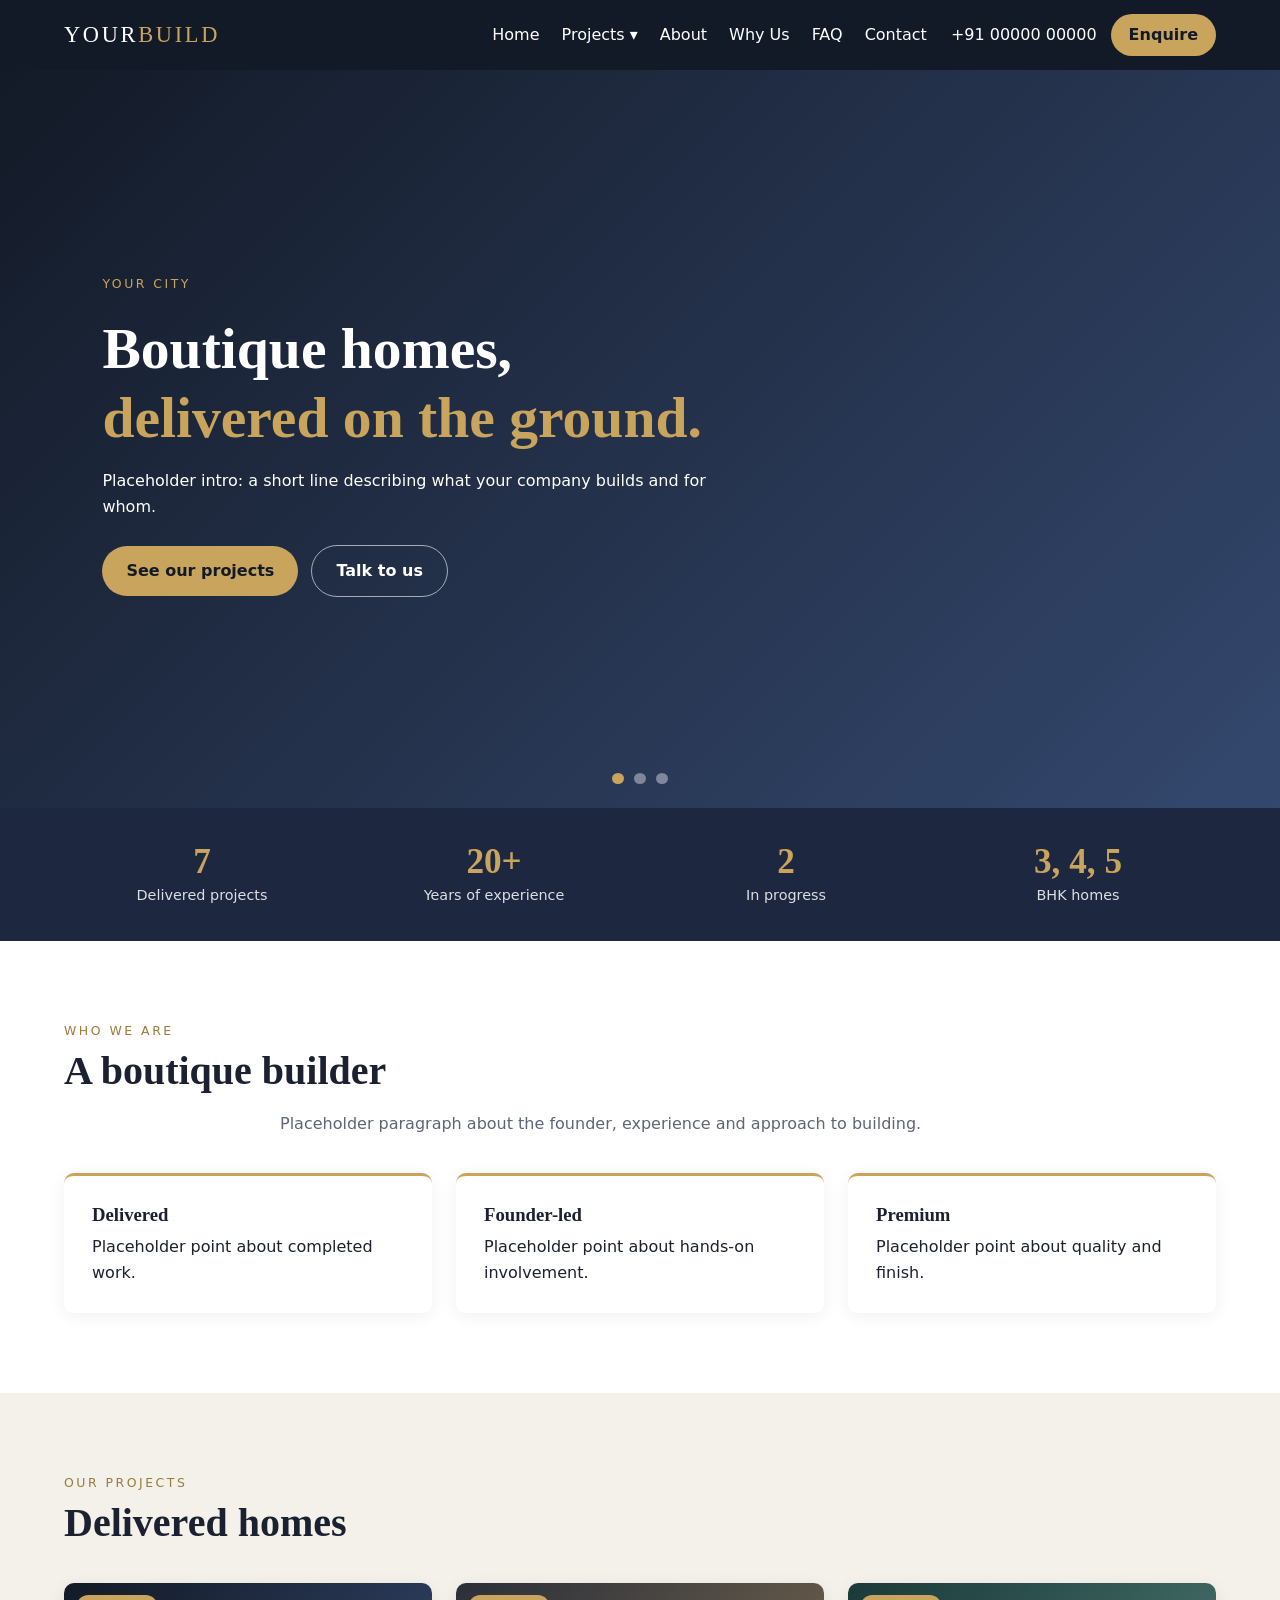
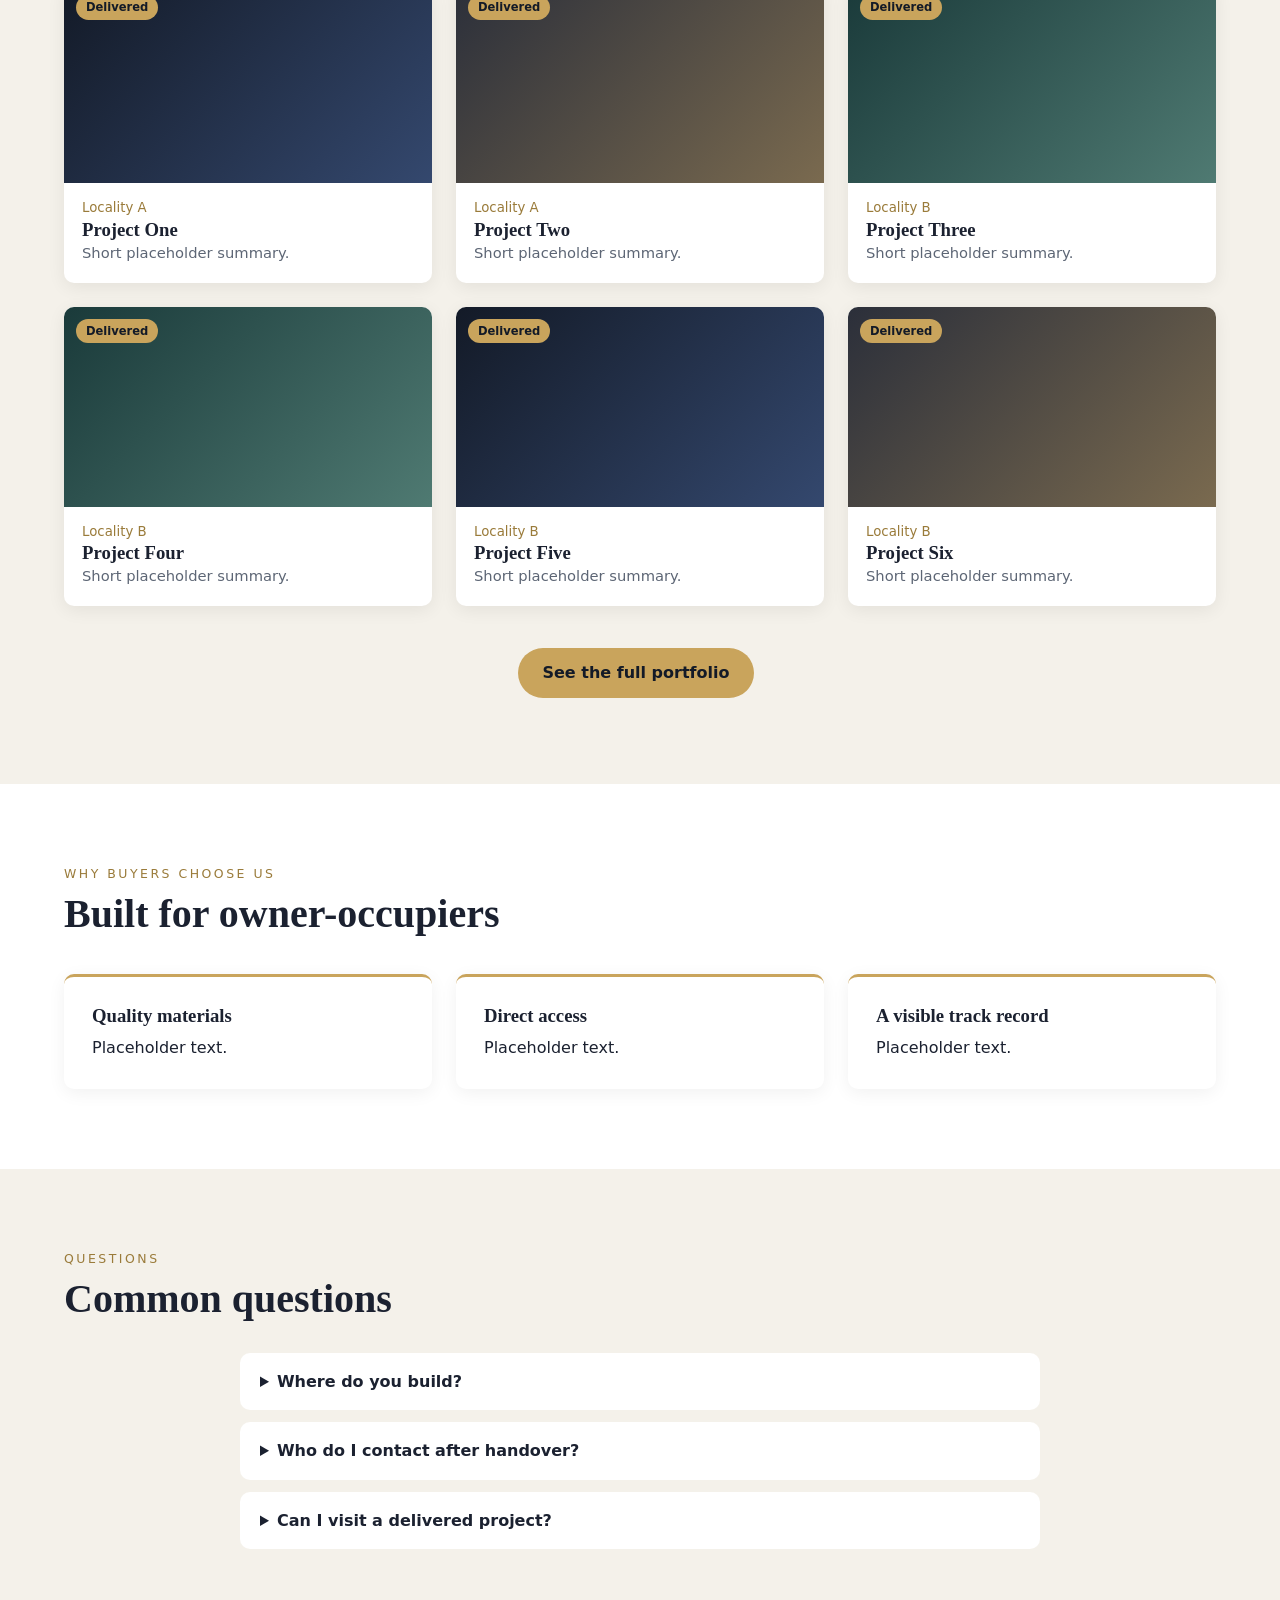
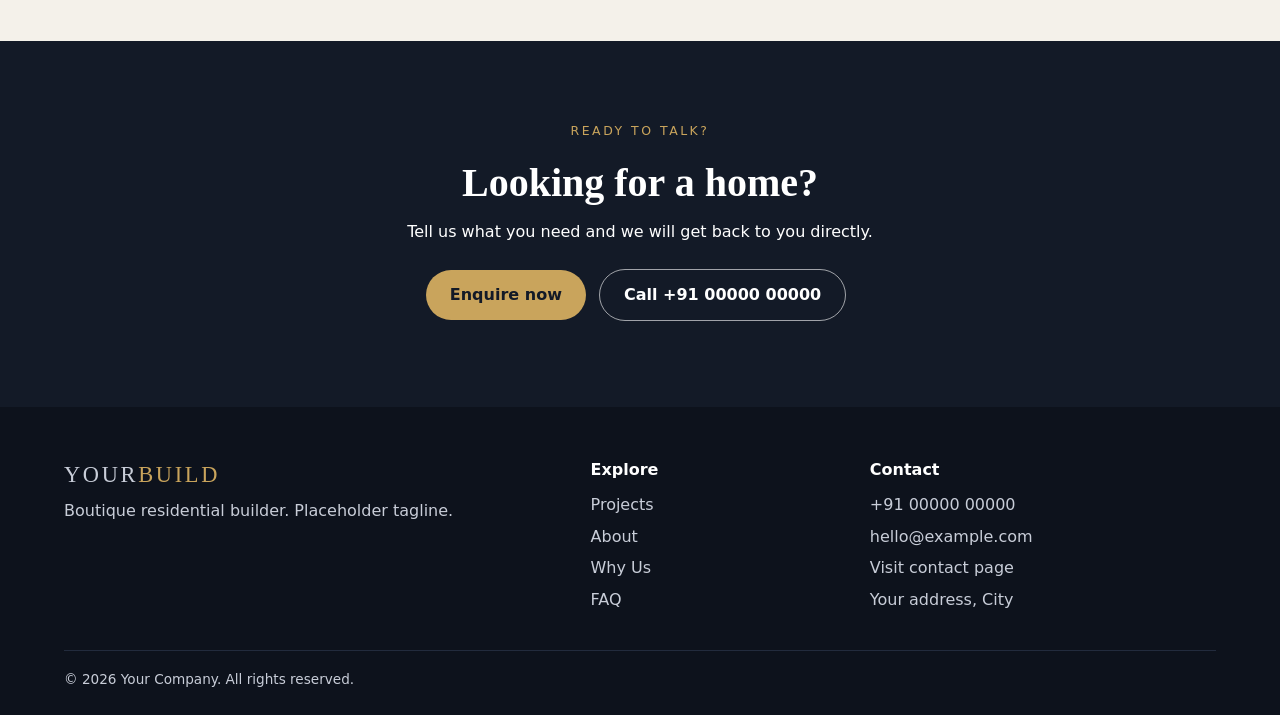
<file: index.html>
<!DOCTYPE html>
<html lang="en">
<head>
  <meta charset="utf-8">
  <meta name="viewport" content="width=device-width, initial-scale=1">
  <meta name="theme-color" content="#131a27">
  <title>Your Builder | Boutique Residential Homes</title>
  <link rel="stylesheet" href="styles.css">
</head>
<body>
  <a class="skip" href="#main">Skip to main content</a>

  <!-- HEADER -->
  <header class="site-header">
    <a class="logo" href="index.html">YOUR<span>BUILD</span></a>
    <button class="nav-toggle" aria-label="Toggle menu" aria-expanded="false">☰</button>
    <nav class="nav" id="nav">
      <a href="index.html">Home</a>
      <div class="has-sub">
        <a href="#projects">Projects ▾</a>
        <div class="sub">
          <a href="#">Project One</a>
          <a href="#">Project Two</a>
          <a href="#">Project Three</a>
        </div>
      </div>
      <a href="#about">About</a>
      <a href="#why">Why Us</a>
      <a href="#faq">FAQ</a>
      <a href="contact.html">Contact</a>
    </nav>
    <div class="header-cta">
      <a href="tel:+910000000000">+91 00000 00000</a>
      <a class="btn" href="contact.html">Enquire</a>
    </div>
  </header>

  <main id="main">
    <!-- HERO CAROUSEL -->
    <section class="hero" aria-roledescription="carousel">
      <div class="slide active g1">
        <div class="slide-text">
          <p class="eyebrow">Your City</p>
          <h1>Boutique homes,<br><strong>delivered on the ground.</strong></h1>
          <p>Placeholder intro: a short line describing what your company builds and for whom.</p>
          <a class="btn" href="#projects">See our projects</a>
          <a class="btn ghost" href="#contact">Talk to us</a>
        </div>
      </div>
      <div class="slide g2">
        <div class="slide-text">
          <p class="eyebrow">Locality A</p>
          <h2>Project One</h2>
          <p>Placeholder description of a delivered project and what makes it special.</p>
          <a class="btn" href="#">View project</a>
        </div>
      </div>
      <div class="slide g3">
        <div class="slide-text">
          <p class="eyebrow">Locality B</p>
          <h2>Project Two</h2>
          <p>Placeholder description of an upcoming or under-construction project.</p>
          <a class="btn" href="#contact">Enquire</a>
        </div>
      </div>
      <div class="dots" id="dots"></div>
    </section>

    <!-- STATS -->
    <section class="stats">
      <div><b data-count="7">0</b><span>Delivered projects</span></div>
      <div><b data-count="20" data-suffix="+">0</b><span>Years of experience</span></div>
      <div><b data-count="2">0</b><span>In progress</span></div>
      <div><b>3, 4, 5</b><span>BHK homes</span></div>
    </section>

    <!-- ABOUT -->
    <section class="section" id="about">
      <p class="eyebrow dark">Who we are</p>
      <h2>A boutique builder</h2>
      <p class="lead">Placeholder paragraph about the founder, experience and approach to building.</p>
      <div class="cards three">
        <article class="card"><h3>Delivered</h3><p>Placeholder point about completed work.</p></article>
        <article class="card"><h3>Founder-led</h3><p>Placeholder point about hands-on involvement.</p></article>
        <article class="card"><h3>Premium</h3><p>Placeholder point about quality and finish.</p></article>
      </div>
    </section>

    <!-- PROJECTS GRID -->
    <section class="section alt" id="projects">
      <p class="eyebrow dark">Our projects</p>
      <h2>Delivered homes</h2>
      <div class="cards three">
        <a class="project" href="#"><div class="thumb g1"><span class="badge">Delivered</span></div><small>Locality A</small><h3>Project One</h3><p>Short placeholder summary.</p></a>
        <a class="project" href="#"><div class="thumb g2"><span class="badge">Delivered</span></div><small>Locality A</small><h3>Project Two</h3><p>Short placeholder summary.</p></a>
        <a class="project" href="#"><div class="thumb g3"><span class="badge">Delivered</span></div><small>Locality B</small><h3>Project Three</h3><p>Short placeholder summary.</p></a>
        <a class="project" href="#"><div class="thumb g3"><span class="badge">Delivered</span></div><small>Locality B</small><h3>Project Four</h3><p>Short placeholder summary.</p></a>
        <a class="project" href="#"><div class="thumb g1"><span class="badge">Delivered</span></div><small>Locality B</small><h3>Project Five</h3><p>Short placeholder summary.</p></a>
        <a class="project" href="#"><div class="thumb g2"><span class="badge">Delivered</span></div><small>Locality B</small><h3>Project Six</h3><p>Short placeholder summary.</p></a>
      </div>
      <p class="center"><a class="btn" href="#">See the full portfolio</a></p>
    </section>

    <!-- WHY US -->
    <section class="section" id="why">
      <p class="eyebrow dark">Why buyers choose us</p>
      <h2>Built for owner-occupiers</h2>
      <div class="cards three">
        <article class="card"><h3>Quality materials</h3><p>Placeholder text.</p></article>
        <article class="card"><h3>Direct access</h3><p>Placeholder text.</p></article>
        <article class="card"><h3>A visible track record</h3><p>Placeholder text.</p></article>
      </div>
    </section>

    <!-- FAQ -->
    <section class="section alt" id="faq">
      <p class="eyebrow dark">Questions</p>
      <h2>Common questions</h2>
      <div class="faq">
        <details><summary>Where do you build?</summary><p>Placeholder answer.</p></details>
        <details><summary>Who do I contact after handover?</summary><p>Placeholder answer.</p></details>
        <details><summary>Can I visit a delivered project?</summary><p>Placeholder answer.</p></details>
      </div>
    </section>

    <!-- CTA -->
    <section class="cta" id="contact">
      <p class="eyebrow">Ready to talk?</p>
      <h2>Looking for a home?</h2>
      <p>Tell us what you need and we will get back to you directly.</p>
      <a class="btn" href="contact.html">Enquire now</a>
      <a class="btn ghost" href="tel:+910000000000">Call +91 00000 00000</a>
    </section>
  </main>

  <!-- FOOTER -->
  <footer class="footer">
    <div>
      <a class="logo" href="#">YOUR<span>BUILD</span></a>
      <p>Boutique residential builder. Placeholder tagline.</p>
    </div>
    <div><h4>Explore</h4><a href="#projects">Projects</a><a href="#about">About</a><a href="#why">Why Us</a><a href="#faq">FAQ</a></div>
    <div><h4>Contact</h4><a href="tel:+910000000000">+91 00000 00000</a><a href="mailto:hello@example.com">hello@example.com</a><a href="contact.html">Visit contact page</a><p>Your address, City</p></div>
    <p class="copy">© 2026 Your Company. All rights reserved.</p>
  </footer>

  <script src="script.js"></script>
</body>
</html>
</file>
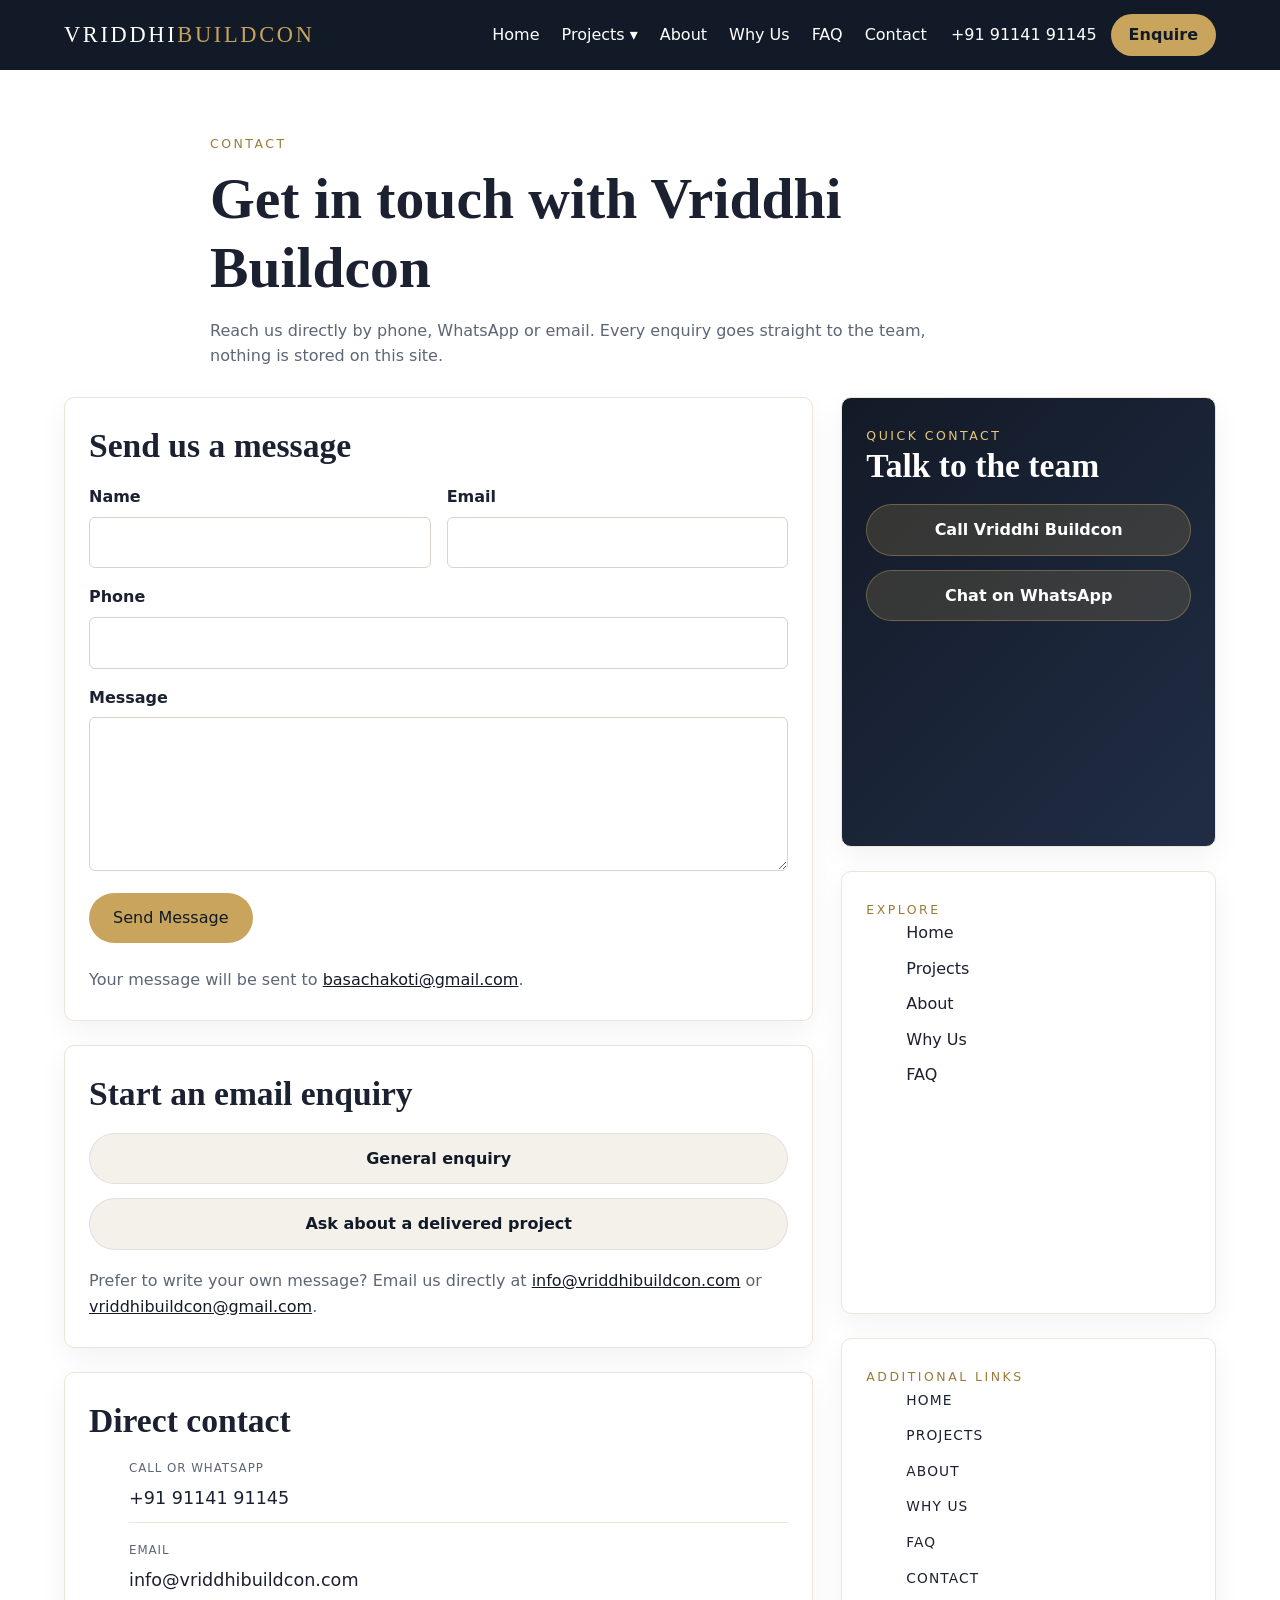
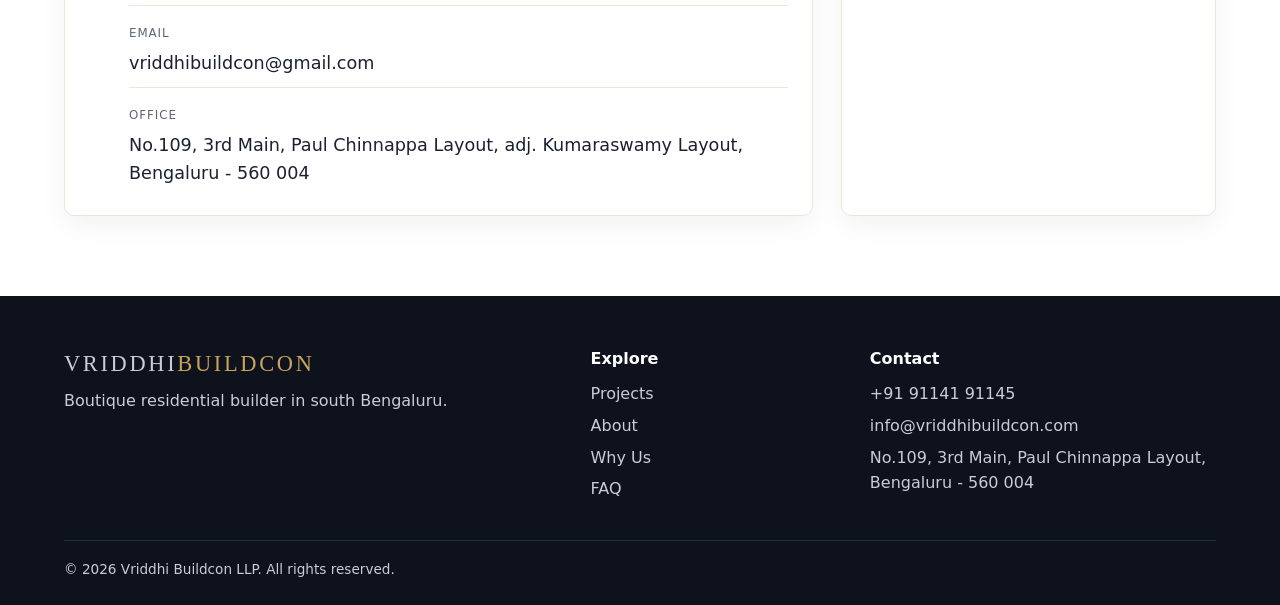
<file: contact.html>
<!DOCTYPE html>
<html lang="en">
<head>
  <meta charset="utf-8">
  <meta name="viewport" content="width=device-width, initial-scale=1">
  <meta name="theme-color" content="#131a27">
  <title>Contact | Vriddhi Buildcon</title>
  <link rel="stylesheet" href="styles.css">
</head>
<body>
  <a class="skip" href="#main">Skip to main content</a>

  <header class="site-header">
    <a class="logo" href="index.html">VRIDDHI<span>BUILDCON</span></a>
    <button class="nav-toggle" aria-label="Toggle menu" aria-expanded="false">☰</button>
    <nav class="nav" id="nav">
      <a href="index.html">Home</a>
      <div class="has-sub">
        <a href="index.html#projects">Projects ▾</a>
        <div class="sub">
          <a href="index.html#projects">Sai Vriddhi</a>
          <a href="index.html#projects">Vriddhi Lalith Mahal</a>
          <a href="index.html#projects">Sri Guru Vriddhi</a>
        </div>
      </div>
      <a href="index.html#about">About</a>
      <a href="index.html#why">Why Us</a>
      <a href="index.html#faq">FAQ</a>
      <a href="contact.html">Contact</a>
    </nav>
    <div class="header-cta">
      <a href="tel:+919114191145">+91 91141 91145</a>
      <a class="btn" href="contact.html">Enquire</a>
    </div>
  </header>

  <main id="main" class="page-shell contact-page">
    <section class="page-intro">
      <p class="eyebrow dark">Contact</p>
      <h1>Get in touch with Vriddhi Buildcon</h1>
      <p class="lead">Reach us directly by phone, WhatsApp or email. Every enquiry goes straight to the team, nothing is stored on this site.</p>
    </section>

    <section class="contact-grid">
      <div class="contact-main">
        <article class="info-card">
          <h2>Send us a message</h2>
          <form class="contact-form" action="https://formsubmit.co/basachakoti@gmail.com" method="POST">
            <input type="hidden" name="_subject" value="New website enquiry">
            <div class="form-row">
              <label>Name
                <input type="text" name="name" autocomplete="name" required>
              </label>
              <label>Email
                <input type="email" name="email" autocomplete="email" required>
              </label>
            </div>
            <label>Phone
              <input type="tel" name="phone" autocomplete="tel">
            </label>
            <label>Message
              <textarea name="message" rows="5" required></textarea>
            </label>
            <button class="btn" type="submit">Send Message</button>
          </form>
          <p class="fineprint">Your message will be sent to <a href="mailto:basachakoti@gmail.com">basachakoti@gmail.com</a>.</p>
        </article>

        <article class="info-card">
          <h2>Start an email enquiry</h2>
          <div class="contact-links">
            <a href="mailto:info@vriddhibuildcon.com?subject=Enquiry%20via%20website&body=Hello%20Vriddhi%20Buildcon,%0A%0AI%20would%20like%20to%20know%20more%20about%20your%20projects.%0A%0AName:%0APhone:%0APreferred%20neighbourhood:%20Jayanagar%207th%20Block%20/%20Banashankari%202nd%20Stage%0A%0AThank%20you." class="action-link">General enquiry</a>
            <a href="mailto:info@vriddhibuildcon.com?subject=Enquiry%20about%20a%20delivered%20project&body=Hello%20Vriddhi%20Buildcon,%0A%0AI%20am%20interested%20in%20one%20of%20your%20delivered%20projects.%0A%0AName:%0APhone:%0AProject%20of%20interest:%0A%0AThank%20you." class="action-link">Ask about a delivered project</a>
          </div>
          <p class="fineprint">Prefer to write your own message? Email us directly at <a href="mailto:info@vriddhibuildcon.com">info@vriddhibuildcon.com</a> or <a href="mailto:vriddhibuildcon@gmail.com">vriddhibuildcon@gmail.com</a>.</p>
        </article>

        <article class="info-card">
          <h2>Direct contact</h2>
          <ul class="contact-details">
            <li><span>Call or WhatsApp</span><a href="tel:+919114191145">+91 91141 91145</a></li>
            <li><span>Email</span><a href="mailto:info@vriddhibuildcon.com">info@vriddhibuildcon.com</a></li>
            <li><span>Email</span><a href="mailto:vriddhibuildcon@gmail.com">vriddhibuildcon@gmail.com</a></li>
            <li><span>Office</span><address>No.109, 3rd Main, Paul Chinnappa Layout, adj. Kumaraswamy Layout, Bengaluru - 560 004</address></li>
          </ul>
        </article>
      </div>

      <aside class="sidebar">
        <div class="info-card highlight">
          <p class="eyebrow dark">Quick contact</p>
          <h2>Talk to the team</h2>
          <div class="contact-links stacked">
            <a href="tel:+919114191145" class="action-link">Call Vriddhi Buildcon</a>
            <a href="https://wa.me/919114191145" class="action-link" target="_blank" rel="noreferrer">Chat on WhatsApp</a>
          </div>
        </div>

        <div class="info-card">
          <p class="eyebrow dark">Explore</p>
          <ul class="quick-links">
            <li><a href="index.html">Home</a></li>
            <li><a href="index.html#projects">Projects</a></li>
            <li><a href="index.html#about">About</a></li>
            <li><a href="index.html#why">Why Us</a></li>
            <li><a href="index.html#faq">FAQ</a></li>
          </ul>
        </div>

        <div class="info-card">
          <p class="eyebrow dark">Additional links</p>
          <ul class="quick-links small">
            <li><a href="index.html">HOME</a></li>
            <li><a href="index.html#projects">PROJECTS</a></li>
            <li><a href="index.html#about">ABOUT</a></li>
            <li><a href="index.html#why">WHY US</a></li>
            <li><a href="index.html#faq">FAQ</a></li>
            <li><a href="contact.html">CONTACT</a></li>
          </ul>
        </div>
      </aside>
    </section>
  </main>

  <footer class="footer">
    <div>
      <a class="logo" href="index.html">VRIDDHI<span>BUILDCON</span></a>
      <p>Boutique residential builder in south Bengaluru.</p>
    </div>
    <div>
      <h4>Explore</h4>
      <a href="index.html#projects">Projects</a>
      <a href="index.html#about">About</a>
      <a href="index.html#why">Why Us</a>
      <a href="index.html#faq">FAQ</a>
    </div>
    <div>
      <h4>Contact</h4>
      <a href="tel:+919114191145">+91 91141 91145</a>
      <a href="mailto:info@vriddhibuildcon.com">info@vriddhibuildcon.com</a>
      <p>No.109, 3rd Main, Paul Chinnappa Layout, Bengaluru - 560 004</p>
    </div>
    <p class="copy">© 2026 Vriddhi Buildcon LLP. All rights reserved.</p>
  </footer>

  <script src="script.js"></script>
</body>
</html>
</file>
<file: styles.css>
/* ---------- Tokens ---------- */
:root {
  --navy: #131a27;
  --navy-2: #1d2740;
  --gold: #c9a45c;
  --ink: #1b2130;
  --muted: #5d6675;
  --bg: #ffffff;
  --alt: #f4f1ea;
  --radius: 10px;
  --max: 1160px;
}
* { box-sizing: border-box; margin: 0; }
html { scroll-behavior: smooth; }
body { font-family: system-ui, -apple-system, "Segoe UI", sans-serif; color: var(--ink); line-height: 1.6; }
a { color: inherit; text-decoration: none; }
h1, h2, h3 { font-family: Georgia, "Times New Roman", serif; line-height: 1.2; }

.skip { position: absolute; left: -999px; }
.skip:focus { left: 8px; top: 8px; background: #fff; padding: 8px; z-index: 100; }

/* ---------- Buttons ---------- */
.btn { display: inline-block; background: var(--gold); color: var(--navy); padding: 12px 24px; border-radius: 999px; font-weight: 600; margin: 6px 8px 6px 0; transition: transform .2s, filter .2s; }
.btn:hover { transform: translateY(-2px); filter: brightness(1.08); }
.btn.ghost { background: transparent; color: #fff; border: 1px solid rgba(255,255,255,.6); }

/* ---------- Header ---------- */
.site-header { position: sticky; top: 0; z-index: 50; display: flex; align-items: center; gap: 24px; padding: 14px 5vw; background: var(--navy); color: #fff; }
.logo { font-family: Georgia, serif; font-size: 1.4rem; letter-spacing: .12em; }
.logo span { color: var(--gold); }
.nav { display: flex; gap: 22px; margin-left: auto; }
.nav a:hover { color: var(--gold); }
.has-sub { position: relative; }
.sub { display: none; position: absolute; top: 100%; left: -12px; min-width: 200px; padding: 10px; background: var(--navy-2); border-radius: var(--radius); }
.sub a { display: block; padding: 8px 12px; }
.has-sub:hover .sub, .has-sub:focus-within .sub { display: block; }
.header-cta { display: flex; align-items: center; gap: 14px; }
.header-cta .btn { margin: 0; padding: 8px 18px; }
.nav-toggle { display: none; background: none; border: 0; color: #fff; font-size: 1.6rem; margin-left: auto; cursor: pointer; }

/* ---------- Hero carousel ---------- */
.hero { position: relative; height: 82vh; min-height: 460px; color: #fff; overflow: hidden; }
.slide { position: absolute; inset: 0; display: flex; align-items: center; padding: 0 8vw; opacity: 0; transition: opacity .9s; }
.slide.active { opacity: 1; z-index: 1; }
.slide-text { max-width: 620px; }
.slide h1, .slide h2 { font-size: clamp(2rem, 5vw, 3.6rem); margin: 10px 0 16px; }
.slide h1 strong { color: var(--gold); }
.slide p { margin-bottom: 20px; }
.eyebrow { text-transform: uppercase; letter-spacing: .2em; font-size: .78rem; color: var(--gold); }
.eyebrow.dark { color: #9a7b3a; }
.dots { position: absolute; bottom: 24px; left: 0; right: 0; display: flex; justify-content: center; gap: 10px; z-index: 5; }
.dots button { width: 11px; height: 11px; border-radius: 50%; border: 0; background: rgba(255,255,255,.4); cursor: pointer; }
.dots button.on { background: var(--gold); }

/* Gradient placeholders standing in for photos */
.g1 { background: linear-gradient(135deg, #131a27, #34486e); }
.g2 { background: linear-gradient(135deg, #2b2f3a, #7a6a4f); }
.g3 { background: linear-gradient(135deg, #1a3a3a, #4f7a72); }

/* ---------- Stats ---------- */
.stats { display: grid; grid-template-columns: repeat(4, 1fr); background: var(--navy-2); color: #fff; text-align: center; padding: 34px 5vw; gap: 16px; }
.stats b { display: block; font: 700 2.2rem Georgia, serif; color: var(--gold); }
.stats span { font-size: .9rem; opacity: .85; }

/* ---------- Sections ---------- */
.section { padding: 80px 5vw; max-width: none; }
.section.alt { background: var(--alt); }
.section > * { max-width: var(--max); margin-left: auto; margin-right: auto; }
.section h2 { font-size: clamp(1.7rem, 3.5vw, 2.5rem); margin: 6px auto 16px; }
.lead { color: var(--muted); max-width: 720px; }
.center { text-align: center; margin-top: 36px; }

.cards { display: grid; gap: 24px; margin-top: 36px; }
.cards.three { grid-template-columns: repeat(3, 1fr); }
.card { background: #fff; padding: 28px; border-radius: var(--radius); box-shadow: 0 4px 18px rgba(0,0,0,.06); border-top: 3px solid var(--gold); }
.card h3 { margin-bottom: 8px; }

/* ---------- Project cards ---------- */
.project { display: block; background: #fff; border-radius: var(--radius); overflow: hidden; padding-bottom: 18px; box-shadow: 0 4px 18px rgba(0,0,0,.07); transition: transform .25s; }
.project:hover { transform: translateY(-6px); }
.thumb { position: relative; height: 200px; margin-bottom: 14px; }
.badge { position: absolute; top: 12px; left: 12px; background: var(--gold); color: var(--navy); font-size: .72rem; font-weight: 700; padding: 3px 10px; border-radius: 999px; }
.project small, .project h3, .project p { display: block; padding: 0 18px; }
.project small { color: #9a7b3a; }
.project p { color: var(--muted); font-size: .92rem; }

/* ---------- FAQ ---------- */
.faq { max-width: 800px !important; margin-top: 30px; }
details { background: #fff; border-radius: var(--radius); padding: 16px 20px; margin-bottom: 12px; }
summary { cursor: pointer; font-weight: 600; }
details p { margin-top: 10px; color: var(--muted); }

/* ---------- CTA + Footer ---------- */
.cta { background: var(--navy); color: #fff; text-align: center; padding: 80px 5vw; }
.cta h2 { font-size: clamp(1.7rem, 3.5vw, 2.5rem); margin: 8px 0 12px; }
.cta p { margin-bottom: 18px; }
.footer { background: #0d121c; color: #c8cdd8; display: grid; grid-template-columns: 2fr 1fr 1.4fr; gap: 32px; padding: 50px 5vw 24px; }
.footer h4 { color: #fff; margin-bottom: 10px; }
.footer a { display: block; margin-bottom: 6px; }
.footer a:hover { color: var(--gold); }
.copy { grid-column: 1 / -1; border-top: 1px solid #222b3d; padding-top: 18px; font-size: .85rem; }

/* ---------- Contact Page ---------- */
.page-shell { padding: 64px 5vw 80px; }
.page-intro { max-width: 860px; margin: 0 auto 28px; }
.page-intro h1 { font-size: clamp(2.2rem, 5vw, 3.6rem); margin: 10px 0 16px; }
.contact-grid { max-width: var(--max); margin: 0 auto; display: grid; grid-template-columns: minmax(0, 1.6fr) minmax(260px, .8fr); gap: 28px; }
.contact-main, .sidebar { display: grid; gap: 24px; }
.info-card {
  background: #fff; border: 1px solid #ece5d8; border-radius: var(--radius); padding: 28px 24px; box-shadow: 0 10px 28px rgba(19, 26, 39, .05);
}
.info-card h2 { margin-bottom: 18px; font-size: clamp(1.5rem, 2.8vw, 2.1rem); }
.info-card.highlight { background: linear-gradient(135deg, #131a27, #202d45); color: #fff; }
.info-card.highlight .eyebrow.dark { color: #e7c77a; }
.contact-links { display: grid; gap: 14px; }
.contact-links.stacked { margin-top: 14px; }
.contact-form { display: grid; gap: 16px; }
.contact-form .form-row { display: grid; grid-template-columns: repeat(2, minmax(0, 1fr)); gap: 16px; }
.contact-form label { display: grid; gap: 7px; color: var(--ink); font-weight: 600; }
.contact-form input, .contact-form textarea {
  width: 100%; padding: 12px 14px; border: 1px solid #d9d3c8; border-radius: 6px;
  background: #fff; color: var(--ink); font: inherit;
}
.contact-form textarea { resize: vertical; }
.contact-form input:focus, .contact-form textarea:focus { outline: 2px solid var(--gold); outline-offset: 2px; }
.contact-form .btn { justify-self: start; border: 0; cursor: pointer; font: inherit; }
.action-link {
  display: inline-flex; align-items: center; justify-content: center; padding: 12px 18px; border-radius: 999px; background: var(--alt); color: var(--navy); font-weight: 600; border: 1px solid rgba(19, 26, 39, .08); transition: transform .2s, background .2s;
}
.info-card.highlight .action-link { background: rgba(201, 164, 92, .18); border-color: rgba(201, 164, 92, .4); color: #fff; }
.action-link:hover { transform: translateY(-2px); }
.fineprint { margin-top: 18px; color: var(--muted); }
.fineprint a { color: var(--navy); text-decoration: underline; }
.contact-details { list-style: none; display: grid; gap: 18px; }
.contact-details li { display: grid; gap: 6px; padding-bottom: 10px; border-bottom: 1px solid #eee5d6; }
.contact-details li:last-child { border-bottom: 0; padding-bottom: 0; }
.contact-details span { color: var(--muted); text-transform: uppercase; letter-spacing: .08em; font-size: .74rem; }
.contact-details a, .contact-details address { font-style: normal; color: var(--ink); font-size: 1.1rem; }
.quick-links { list-style: none; display: grid; gap: 10px; }
.quick-links a { color: var(--ink); }
.quick-links a:hover { color: var(--gold); }
.quick-links.small a { letter-spacing: .08em; font-size: .86rem; }

/* ---------- Scroll reveal ---------- */
.reveal { opacity: 0; transform: translateY(24px); transition: .7s; }
.reveal.in { opacity: 1; transform: none; }

/* ---------- Responsive ---------- */
@media (max-width: 900px) {
  .nav-toggle { display: block; }
  .header-cta { display: none; }
  .nav { display: none; position: absolute; top: 100%; left: 0; right: 0; flex-direction: column; background: var(--navy); padding: 16px 5vw; }
  .nav.open { display: flex; }
  .sub { position: static; display: block; background: none; padding: 0 0 0 12px; }
  .cards.three { grid-template-columns: 1fr; }
  .stats { grid-template-columns: repeat(2, 1fr); }
  .footer { grid-template-columns: 1fr; }
}
@media (max-width: 600px) {
  .contact-form .form-row { grid-template-columns: 1fr; }
}
@media (prefers-reduced-motion: reduce) { * { transition: none !important; scroll-behavior: auto; } }
</file>
